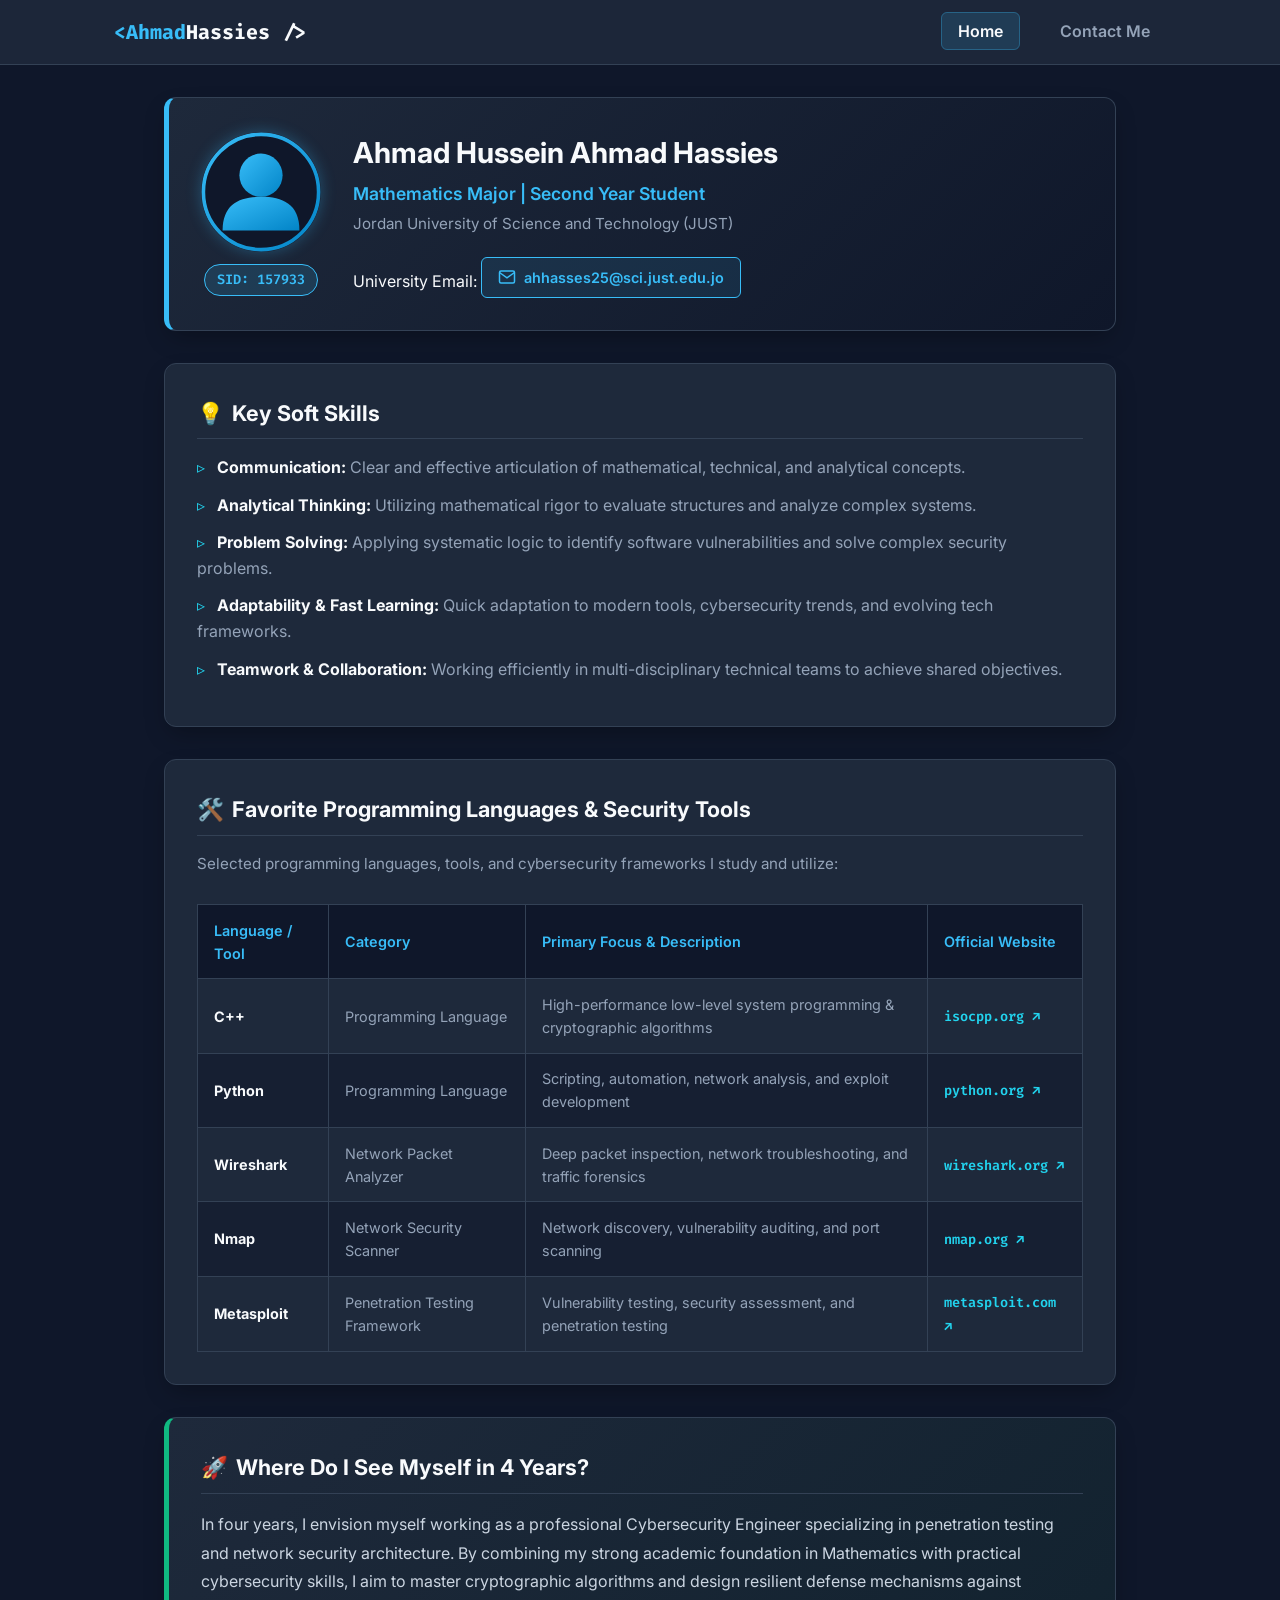
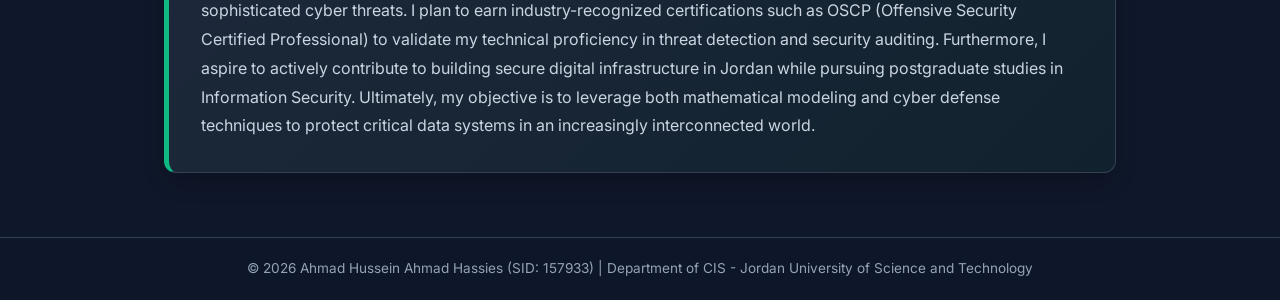
<file: index.html>
<!DOCTYPE html>
<html lang="en">
<head>
    <meta charset="UTF-8">
    <meta name="viewport" content="width=device-width, initial-scale=1.0">
    <title>157933 - Ahmad Hussein Ahmad Hassies</title>
    <link rel="stylesheet" href="styles.css">
    <link rel="preconnect" href="https://fonts.googleapis.com">
    <link rel="preconnect" href="https://fonts.gstatic.com" crossorigin>
    <link href="https://fonts.googleapis.com/css2?family=Fira+Code:wght@400;600&family=Inter:wght@300;400;600;700&display=swap" rel="stylesheet">
</head>
<body>
    <header>
        <nav class="navbar">
            <div class="logo">
                <span class="highlight">&lt;Ahmad</span>Hassies /&gt;
            </div>
            <ul class="nav-links">
                <li><a href="index.html" class="active">Home</a></li>
                <li><a href="contact.html">Contact Me</a></li>
            </ul>
        </nav>
    </header>

    <main class="container">
        <!-- Profile / Bio Section -->
        <section class="profile-card">
            <div class="profile-image-container">
                <div class="avatar-box">
                    <svg class="avatar-svg" viewBox="0 0 100 100" xmlns="http://www.w3.org/2000/svg">
                        <defs>
                            <linearGradient id="avatarGrad" x1="0%" y1="0%" x2="100%" y2="100%">
                                <stop offset="0%" stop-color="#38bdf8" />
                                <stop offset="100%" stop-color="#0284c7" />
                            </linearGradient>
                        </defs>
                        <circle cx="50" cy="50" r="48" fill="#0f172a" stroke="url(#avatarGrad)" stroke-width="3"/>
                        <circle cx="50" cy="36" r="18" fill="url(#avatarGrad)"/>
                        <path d="M 18 82 C 18 60, 32 54, 50 54 C 68 54, 82 60, 82 82 Z" fill="url(#avatarGrad)"/>
                    </svg>
                </div>
                <div class="badge">SID: 157933</div>
            </div>

            <div class="profile-info">
                <h1>Ahmad Hussein Ahmad Hassies</h1>
                <p class="subtitle">Mathematics Major | Second Year Student</p>
                <p class="institution">Jordan University of Science and Technology (JUST)</p>
                
                <div class="contact-direct">
                    <span class="email-label">University Email:</span>
                    <a href="mailto:ahhasses25@sci.just.edu.jo" class="mailto-btn">
                        <svg width="18" height="18" viewBox="0 0 24 24" fill="none" stroke="currentColor" stroke-width="2"><path d="M4 4h16c1.1 0 2 .9 2 2v12c0 1.1-.9 2-2 2H4c-1.1 0-2-.9-2-2V6c0-1.1.9-2 2-2z"></path><polyline points="22,6 12,13 2,6"></polyline></svg>
                        ahhasses25@sci.just.edu.jo
                    </a>
                </div>
            </div>
        </section>

        <!-- Soft Skills Section -->
        <section class="section-card">
            <h2><span class="icon">💡</span> Key Soft Skills</h2>
            <ul class="skills-list">
                <li><span class="bullet">▹</span> <strong>Communication:</strong> Clear and effective articulation of mathematical, technical, and analytical concepts.</li>
                <li><span class="bullet">▹</span> <strong>Analytical Thinking:</strong> Utilizing mathematical rigor to evaluate structures and analyze complex systems.</li>
                <li><span class="bullet">▹</span> <strong>Problem Solving:</strong> Applying systematic logic to identify software vulnerabilities and solve complex security problems.</li>
                <li><span class="bullet">▹</span> <strong>Adaptability & Fast Learning:</strong> Quick adaptation to modern tools, cybersecurity trends, and evolving tech frameworks.</li>
                <li><span class="bullet">▹</span> <strong>Teamwork & Collaboration:</strong> Working efficiently in multi-disciplinary technical teams to achieve shared objectives.</li>
            </ul>
        </section>

        <!-- Technical Tools & Languages Table -->
        <section class="section-card">
            <h2><span class="icon">🛠️</span> Favorite Programming Languages & Security Tools</h2>
            <p class="section-desc">Selected programming languages, tools, and cybersecurity frameworks I study and utilize:</p>
            
            <div class="table-responsive">
                <table class="tech-table">
                    <thead>
                        <tr>
                            <th>Language / Tool</th>
                            <th>Category</th>
                            <th>Primary Focus & Description</th>
                            <th>Official Website</th>
                        </tr>
                    </thead>
                    <tbody>
                        <tr>
                            <td><strong>C++</strong></td>
                            <td>Programming Language</td>
                            <td>High-performance low-level system programming & cryptographic algorithms</td>
                            <td><a href="https://isocpp.org" target="_blank" rel="noopener noreferrer" class="ext-link">isocpp.org ↗</a></td>
                        </tr>
                        <tr>
                            <td><strong>Python</strong></td>
                            <td>Programming Language</td>
                            <td>Scripting, automation, network analysis, and exploit development</td>
                            <td><a href="https://www.python.org" target="_blank" rel="noopener noreferrer" class="ext-link">python.org ↗</a></td>
                        </tr>
                        <tr>
                            <td><strong>Wireshark</strong></td>
                            <td>Network Packet Analyzer</td>
                            <td>Deep packet inspection, network troubleshooting, and traffic forensics</td>
                            <td><a href="https://www.wireshark.org" target="_blank" rel="noopener noreferrer" class="ext-link">wireshark.org ↗</a></td>
                        </tr>
                        <tr>
                            <td><strong>Nmap</strong></td>
                            <td>Network Security Scanner</td>
                            <td>Network discovery, vulnerability auditing, and port scanning</td>
                            <td><a href="https://nmap.org" target="_blank" rel="noopener noreferrer" class="ext-link">nmap.org ↗</a></td>
                        </tr>
                        <tr>
                            <td><strong>Metasploit</strong></td>
                            <td>Penetration Testing Framework</td>
                            <td>Vulnerability testing, security assessment, and penetration testing</td>
                            <td><a href="https://www.metasploit.com" target="_blank" rel="noopener noreferrer" class="ext-link">metasploit.com ↗</a></td>
                        </tr>
                    </tbody>
                </table>
            </div>
        </section>

        <!-- Future Vision Section -->
        <section class="section-card highlight-card">
            <h2><span class="icon">🚀</span> Where Do I See Myself in 4 Years?</h2>
            <div class="paragraph-content">
                <p>In four years, I envision myself working as a professional Cybersecurity Engineer specializing in penetration testing and network security architecture. By combining my strong academic foundation in Mathematics with practical cybersecurity skills, I aim to master cryptographic algorithms and design resilient defense mechanisms against sophisticated cyber threats. I plan to earn industry-recognized certifications such as OSCP (Offensive Security Certified Professional) to validate my technical proficiency in threat detection and security auditing. Furthermore, I aspire to actively contribute to building secure digital infrastructure in Jordan while pursuing postgraduate studies in Information Security. Ultimately, my objective is to leverage both mathematical modeling and cyber defense techniques to protect critical data systems in an increasingly interconnected world.</p>
            </div>
        </section>
    </main>

    <footer>
        <p>&copy; 2026 Ahmad Hussein Ahmad Hassies (SID: 157933) | Department of CIS - Jordan University of Science and Technology</p>
    </footer>
</body>
</html>
</file>
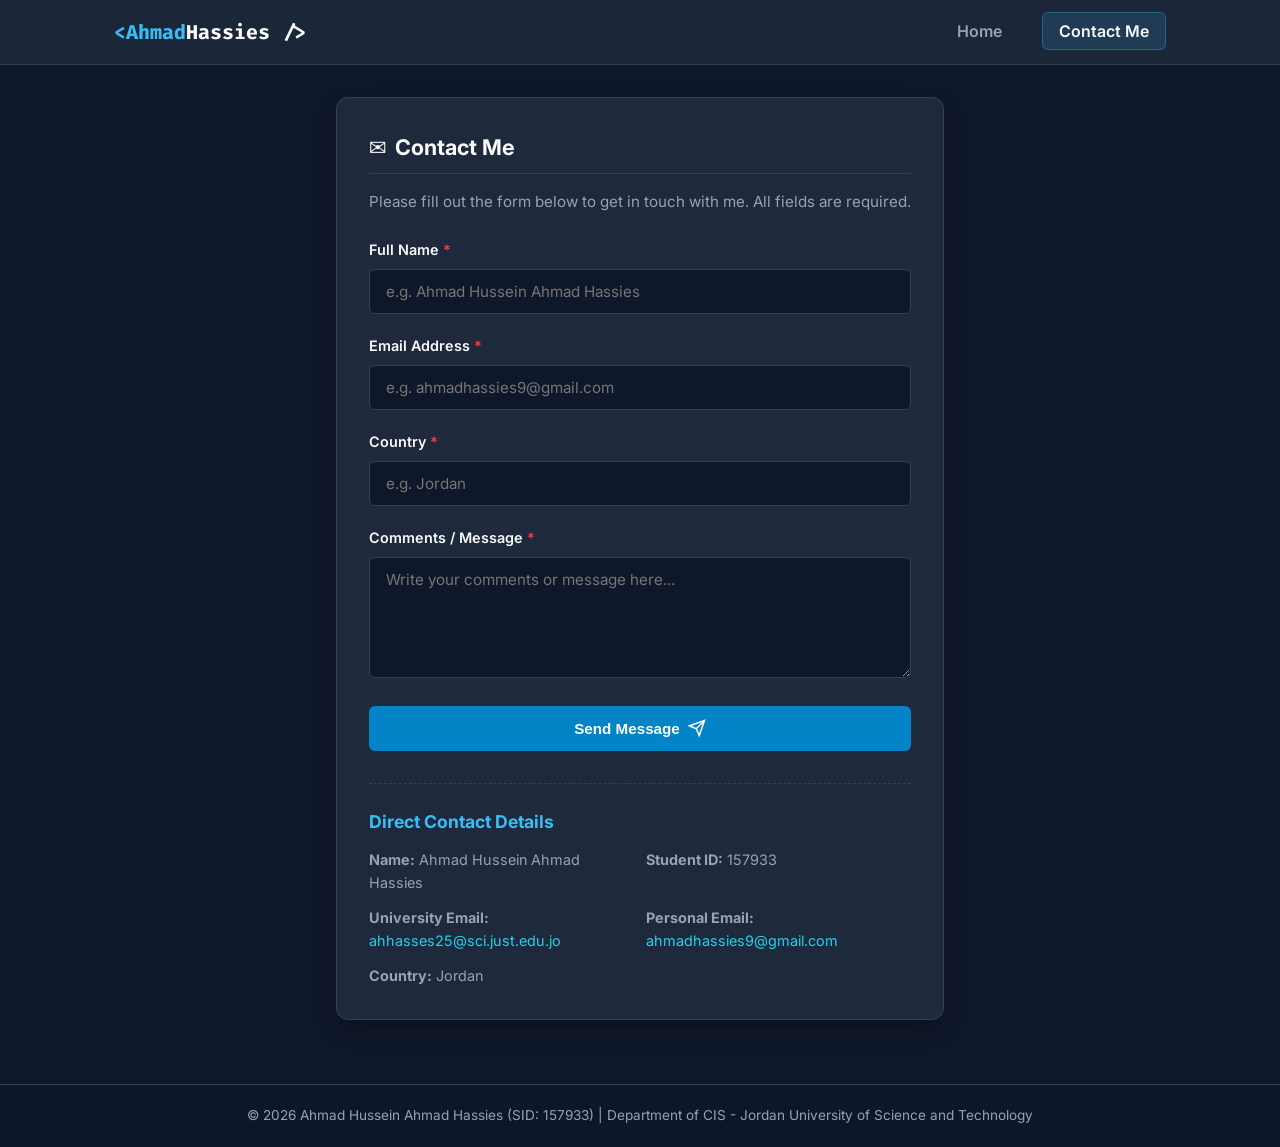
<file: contact.html>
<!DOCTYPE html>
<html lang="en">
<head>
    <meta charset="UTF-8">
    <meta name="viewport" content="width=device-width, initial-scale=1.0">
    <title>157933 - Ahmad Hussein Ahmad Hassies - Contact</title>
    <link rel="stylesheet" href="styles.css">
    <link rel="preconnect" href="https://fonts.googleapis.com">
    <link rel="preconnect" href="https://fonts.gstatic.com" crossorigin>
    <link href="https://fonts.googleapis.com/css2?family=Fira+Code:wght@400;600&family=Inter:wght@300;400;600;700&display=swap" rel="stylesheet">
</head>
<body>
    <header>
        <nav class="navbar">
            <div class="logo">
                <span class="highlight">&lt;Ahmad</span>Hassies /&gt;
            </div>
            <ul class="nav-links">
                <li><a href="index.html">Home</a></li>
                <li><a href="contact.html" class="active">Contact Me</a></li>
            </ul>
        </nav>
    </header>

    <main class="container">
        <section class="form-card">
            <div class="form-header">
                <h2><span class="icon">✉️</span> Contact Me</h2>
                <p>Please fill out the form below to get in touch with me. All fields are required.</p>
            </div>

            <form id="contactForm" onsubmit="return validateAndSubmit(event)" novalidate>
                <div class="form-group">
                    <label for="fullname">Full Name <span class="required">*</span></label>
                    <input type="text" id="fullname" name="fullname" placeholder="e.g. Ahmad Hussein Ahmad Hassies" required>
                </div>

                <div class="form-group">
                    <label for="email">Email Address <span class="required">*</span></label>
                    <input type="email" id="email" name="email" placeholder="e.g. ahmadhassies9@gmail.com" required>
                </div>

                <div class="form-group">
                    <label for="country">Country <span class="required">*</span></label>
                    <input type="text" id="country" name="country" placeholder="e.g. Jordan" required>
                </div>

                <div class="form-group">
                    <label for="comments">Comments / Message <span class="required">*</span></label>
                    <textarea id="comments" name="comments" rows="5" placeholder="Write your comments or message here..." required></textarea>
                </div>

                <div class="form-actions">
                    <button type="submit" class="submit-btn">
                        <span>Send Message</span>
                        <svg width="18" height="18" viewBox="0 0 24 24" fill="none" stroke="currentColor" stroke-width="2"><line x1="22" y1="2" x2="11" y2="13"></line><polygon points="22 2 15 22 11 13 2 9 22 2"></polygon></svg>
                    </button>
                </div>
            </form>

            <div class="direct-info-box">
                <h3>Direct Contact Details</h3>
                <div class="info-grid">
                    <div><strong>Name:</strong> Ahmad Hussein Ahmad Hassies</div>
                    <div><strong>Student ID:</strong> 157933</div>
                    <div><strong>University Email:</strong> <a href="mailto:ahhasses25@sci.just.edu.jo">ahhasses25@sci.just.edu.jo</a></div>
                    <div><strong>Personal Email:</strong> <a href="mailto:ahmadhassies9@gmail.com">ahmadhassies9@gmail.com</a></div>
                    <div><strong>Country:</strong> Jordan</div>
                </div>
            </div>
        </section>
    </main>

    <footer>
        <p>&copy; 2026 Ahmad Hussein Ahmad Hassies (SID: 157933) | Department of CIS - Jordan University of Science and Technology</p>
    </footer>

    <script src="script.js"></script>
</body>
</html>
</file>
<file: styles.css>
/* Modern Dark Theme Styling - Cybersecurity Portfolio */
:root {
    --bg-dark: #0f172a;
    --card-bg: #1e293b;
    --card-border: #334155;
    --accent-blue: #38bdf8;
    --accent-cyan: #22d3ee;
    --accent-green: #10b981;
    --text-primary: #f8fafc;
    --text-secondary: #94a3b8;
    --input-bg: #0f172a;
    --hover-bg: #2563eb;
    --font-main: 'Inter', system-ui, -apple-system, sans-serif;
    --font-code: 'Fira Code', monospace;
}

* {
    box-sizing: border-box;
    margin: 0;
    padding: 0;
}

body {
    background-color: var(--bg-dark);
    color: var(--text-primary);
    font-family: var(--font-main);
    line-height: 1.6;
    min-height: 100vh;
    display: flex;
    flex-direction: column;
}

/* Navbar */
header {
    background-color: rgba(30, 41, 59, 0.9);
    backdrop-filter: blur(10px);
    border-bottom: 1px solid var(--card-border);
    position: sticky;
    top: 0;
    z-index: 100;
}

.navbar {
    max-width: 1100px;
    margin: 0 auto;
    padding: 1rem 1.5rem;
    display: flex;
    justify-content: space-between;
    align-items: center;
}

.logo {
    font-family: var(--font-code);
    font-weight: 700;
    font-size: 1.25rem;
    color: var(--text-primary);
}

.logo .highlight {
    color: var(--accent-blue);
}

.nav-links {
    list-style: none;
    display: flex;
    gap: 1.5rem;
}

.nav-links a {
    color: var(--text-secondary);
    text-decoration: none;
    font-weight: 600;
    padding: 0.5rem 1rem;
    border-radius: 6px;
    transition: all 0.2s ease;
}

.nav-links a:hover, .nav-links a.active {
    color: var(--text-primary);
    background-color: rgba(56, 189, 248, 0.15);
    border: 1px solid rgba(56, 189, 248, 0.3);
}

/* Container & Layout */
.container {
    max-width: 1000px;
    margin: 2rem auto;
    padding: 0 1.5rem;
    flex: 1;
}

.profile-card, .section-card, .form-card {
    background-color: var(--card-bg);
    border: 1px solid var(--card-border);
    border-radius: 12px;
    padding: 2rem;
    margin-bottom: 2rem;
    box-shadow: 0 10px 25px -5px rgba(0, 0, 0, 0.3);
}

/* Profile Card */
.profile-card {
    display: flex;
    align-items: center;
    gap: 2rem;
    flex-wrap: wrap;
    background: linear-gradient(135deg, #1e293b 0%, #0f172a 100%);
    border-left: 5px solid var(--accent-blue);
}

.profile-image-container {
    display: flex;
    flex-direction: column;
    align-items: center;
    gap: 0.75rem;
}

.avatar-box {
    width: 120px;
    height: 120px;
    border-radius: 50%;
    overflow: hidden;
    box-shadow: 0 0 15px rgba(56, 189, 248, 0.3);
}

.avatar-svg {
    width: 100%;
    height: 100%;
}

.badge {
    background-color: rgba(56, 189, 248, 0.15);
    color: var(--accent-blue);
    border: 1px solid var(--accent-blue);
    font-family: var(--font-code);
    font-size: 0.85rem;
    font-weight: 600;
    padding: 0.25rem 0.75rem;
    border-radius: 20px;
}

.profile-info h1 {
    font-size: 1.8rem;
    color: var(--text-primary);
    margin-bottom: 0.25rem;
}

.subtitle {
    font-size: 1.1rem;
    color: var(--accent-blue);
    font-weight: 600;
    margin-bottom: 0.25rem;
}

.institution {
    color: var(--text-secondary);
    font-size: 0.95rem;
    margin-bottom: 1.25rem;
}

.mailto-btn {
    display: inline-flex;
    align-items: center;
    gap: 0.5rem;
    background-color: rgba(56, 189, 248, 0.1);
    color: var(--accent-blue);
    border: 1px solid var(--accent-blue);
    padding: 0.5rem 1rem;
    border-radius: 6px;
    text-decoration: none;
    font-weight: 600;
    font-size: 0.9rem;
    transition: all 0.2s ease;
}

.mailto-btn:hover {
    background-color: var(--accent-blue);
    color: #0f172a;
}

/* Sections */
h2 {
    font-size: 1.35rem;
    color: var(--text-primary);
    margin-bottom: 1rem;
    display: flex;
    align-items: center;
    gap: 0.5rem;
    border-bottom: 1px solid var(--card-border);
    padding-bottom: 0.5rem;
}

.section-desc {
    color: var(--text-secondary);
    margin-bottom: 1.25rem;
    font-size: 0.95rem;
}

/* Skills List */
.skills-list {
    list-style: none;
}

.skills-list li {
    margin-bottom: 0.75rem;
    color: var(--text-secondary);
    line-height: 1.6;
}

.skills-list strong {
    color: var(--text-primary);
}

.bullet {
    color: var(--accent-cyan);
    margin-right: 0.5rem;
}

/* Table Styling */
.table-responsive {
    overflow-x: auto;
}

.tech-table {
    width: 100%;
    border-collapse: collapse;
    margin-top: 0.5rem;
    text-align: left;
}

.tech-table th {
    background-color: #0f172a;
    color: var(--accent-blue);
    font-weight: 600;
    padding: 0.85rem 1rem;
    border: 1px solid var(--card-border);
    font-size: 0.9rem;
}

.tech-table td {
    padding: 0.85rem 1rem;
    border: 1px solid var(--card-border);
    color: var(--text-secondary);
    font-size: 0.9rem;
}

.tech-table tr:nth-child(even) {
    background-color: rgba(15, 23, 42, 0.5);
}

.tech-table tr:hover {
    background-color: rgba(56, 189, 248, 0.05);
}

.tech-table td strong {
    color: var(--text-primary);
}

.ext-link {
    color: var(--accent-cyan);
    text-decoration: none;
    font-family: var(--font-code);
    font-size: 0.85rem;
    font-weight: 600;
}

.ext-link:hover {
    text-decoration: underline;
}

/* Highlight Card */
.highlight-card {
    border-left: 5px solid var(--accent-green);
    background: linear-gradient(135deg, #1e293b 0%, #11222e 100%);
}

.paragraph-content p {
    color: #cbd5e1;
    font-size: 1rem;
    line-height: 1.8;
}

/* Forms Styling */
.form-header {
    margin-bottom: 1.5rem;
}

.form-header p {
    color: var(--text-secondary);
    font-size: 0.95rem;
}

.form-group {
    margin-bottom: 1.25rem;
}

.form-group label {
    display: block;
    color: var(--text-primary);
    font-weight: 600;
    margin-bottom: 0.5rem;
    font-size: 0.9rem;
}

.required {
    color: #ef4444;
}

.form-group input, .form-group textarea {
    width: 100%;
    padding: 0.75rem 1rem;
    background-color: var(--input-bg);
    border: 1px solid var(--card-border);
    border-radius: 6px;
    color: var(--text-primary);
    font-family: var(--font-main);
    font-size: 0.95rem;
    transition: border-color 0.2s ease, box-shadow 0.2s ease;
}

.form-group input:focus, .form-group textarea:focus {
    outline: none;
    border-color: var(--accent-blue);
    box-shadow: 0 0 0 3px rgba(56, 189, 248, 0.2);
}

.submit-btn {
    display: inline-flex;
    align-items: center;
    justify-content: center;
    gap: 0.5rem;
    background-color: #0284c7;
    color: white;
    border: none;
    padding: 0.85rem 1.75rem;
    border-radius: 6px;
    font-weight: 600;
    font-size: 0.95rem;
    cursor: pointer;
    transition: background-color 0.2s ease, transform 0.1s ease;
    width: 100%;
}

.submit-btn:hover {
    background-color: #0369a1;
}

.submit-btn:active {
    transform: scale(0.98);
}

/* Direct Info Box */
.direct-info-box {
    margin-top: 2rem;
    padding-top: 1.5rem;
    border-top: 1px dashed var(--card-border);
}

.direct-info-box h3 {
    font-size: 1.1rem;
    color: var(--accent-blue);
    margin-bottom: 0.75rem;
}

.info-grid {
    display: grid;
    grid-template-columns: repeat(auto-fit, minmax(220px, 1fr));
    gap: 0.75rem;
    font-size: 0.9rem;
    color: var(--text-secondary);
}

.info-grid a {
    color: var(--accent-cyan);
    text-decoration: none;
}

.info-grid a:hover {
    text-decoration: underline;
}

/* Footer */
footer {
    background-color: rgba(15, 23, 42, 0.9);
    border-top: 1px solid var(--card-border);
    padding: 1.25rem;
    text-align: center;
    color: var(--text-secondary);
    font-size: 0.85rem;
}

/* Responsive Design */
@media (max-width: 640px) {
    .profile-card {
        flex-direction: column;
        text-align: center;
    }
    
    .nav-links {
        gap: 0.5rem;
    }
}
</file>
